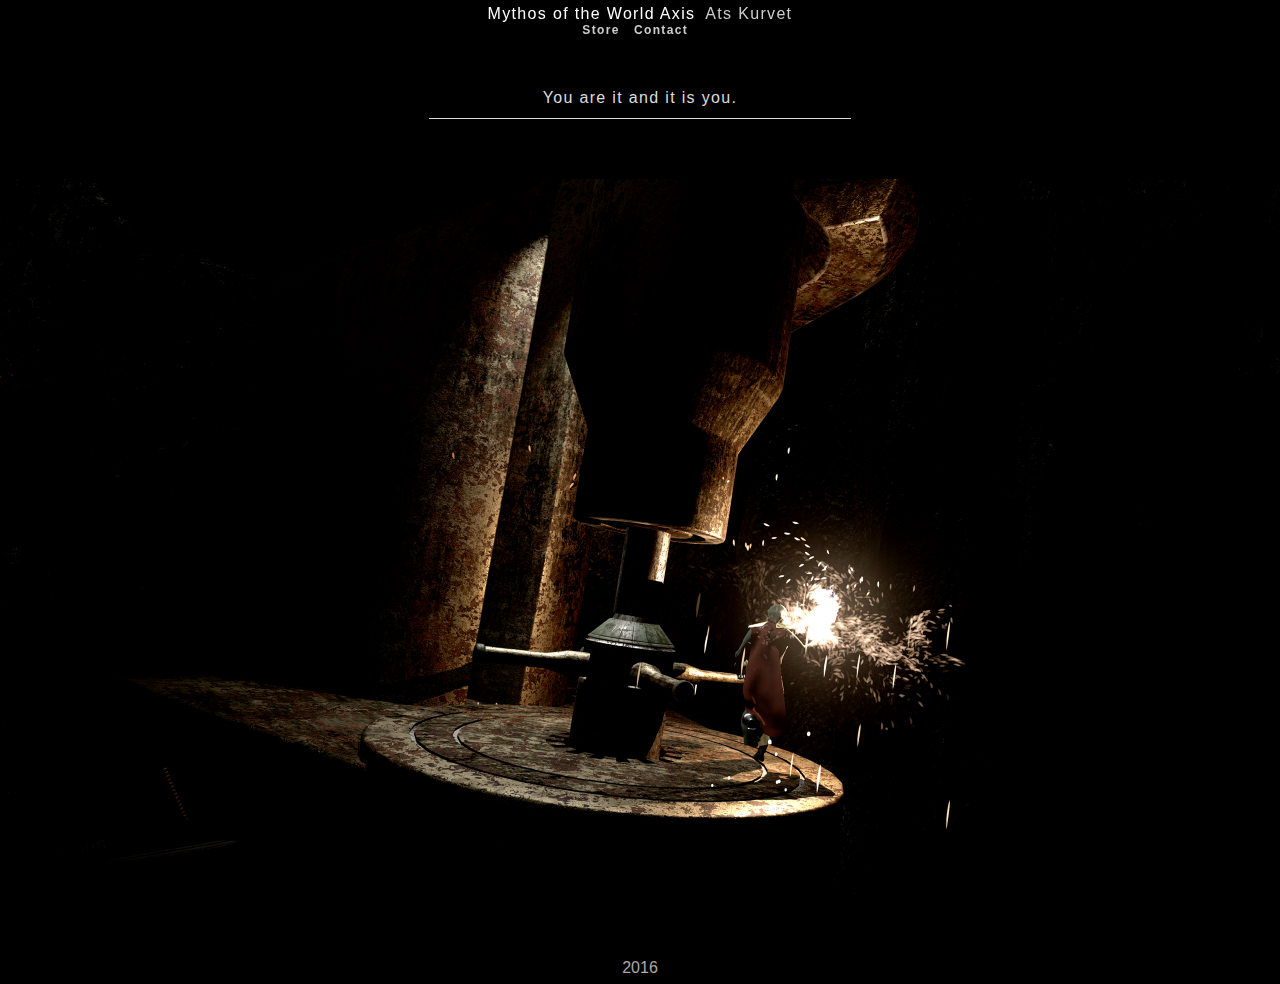
<file: mythos.html>
<!DOCTYPE html PUBLIC "-//W3C//DTD XHTML 1.0 Transitional//EN" "http://www.w3.org/TR/xhtml1/DTD/xhtml1-transitional.dtd">
<html xmlns="http://www.w3.org/1999/xhtml">

<head>
	<meta http-equiv="Content-Type" content="text/html; charset=utf-8" />
	<meta name="description" content="Mythos of the World Axis homepage">		
	<link rel="stylesheet" type="text/css" href="white.css" />
	<title>Mythos of the World Axis</title>
</head>

<body>
<div class ="body2">
<div class="container">
	<div class="header">
		<span id="name">Mythos of the World Axis</span>
		<span id="job">Ats Kurvet</span>
		
		<div id="linkbox">	
		<a href="https://www2.oculus.com/experiences/app/1221236131237268/">Store</a>&nbsp;
		<a href="mailto:ats.kurvet@gmail.com">Contact</a>&nbsp;
		</div>
	</div>
	</div>

<div class="frame">
	<div class="divider">.</div>
	<div class="heading">You are it and it is you.</div>
	<img alt="image" src="img/MythosScreenshot06.png" />
</div>

<footer>
	<div class="footer">2016</div>
</footer>


</div>
</body>
</html>
</file>
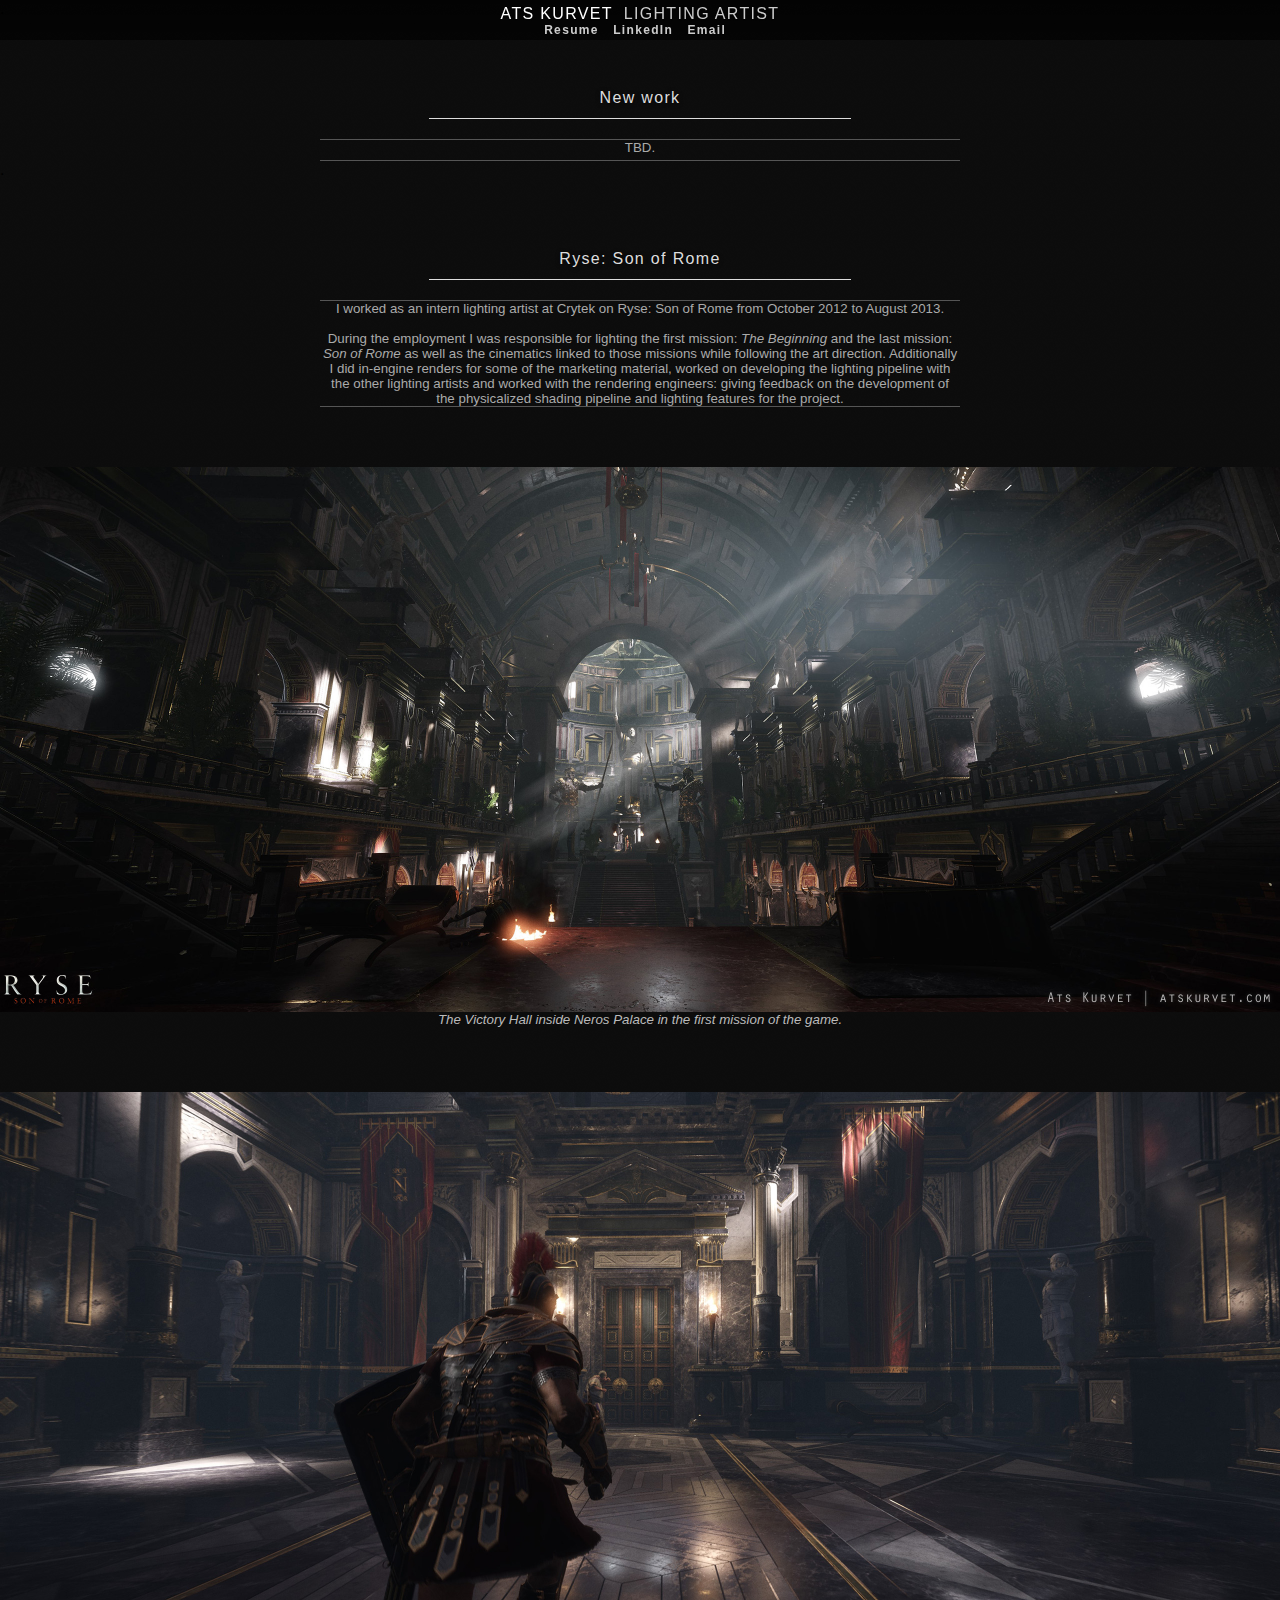
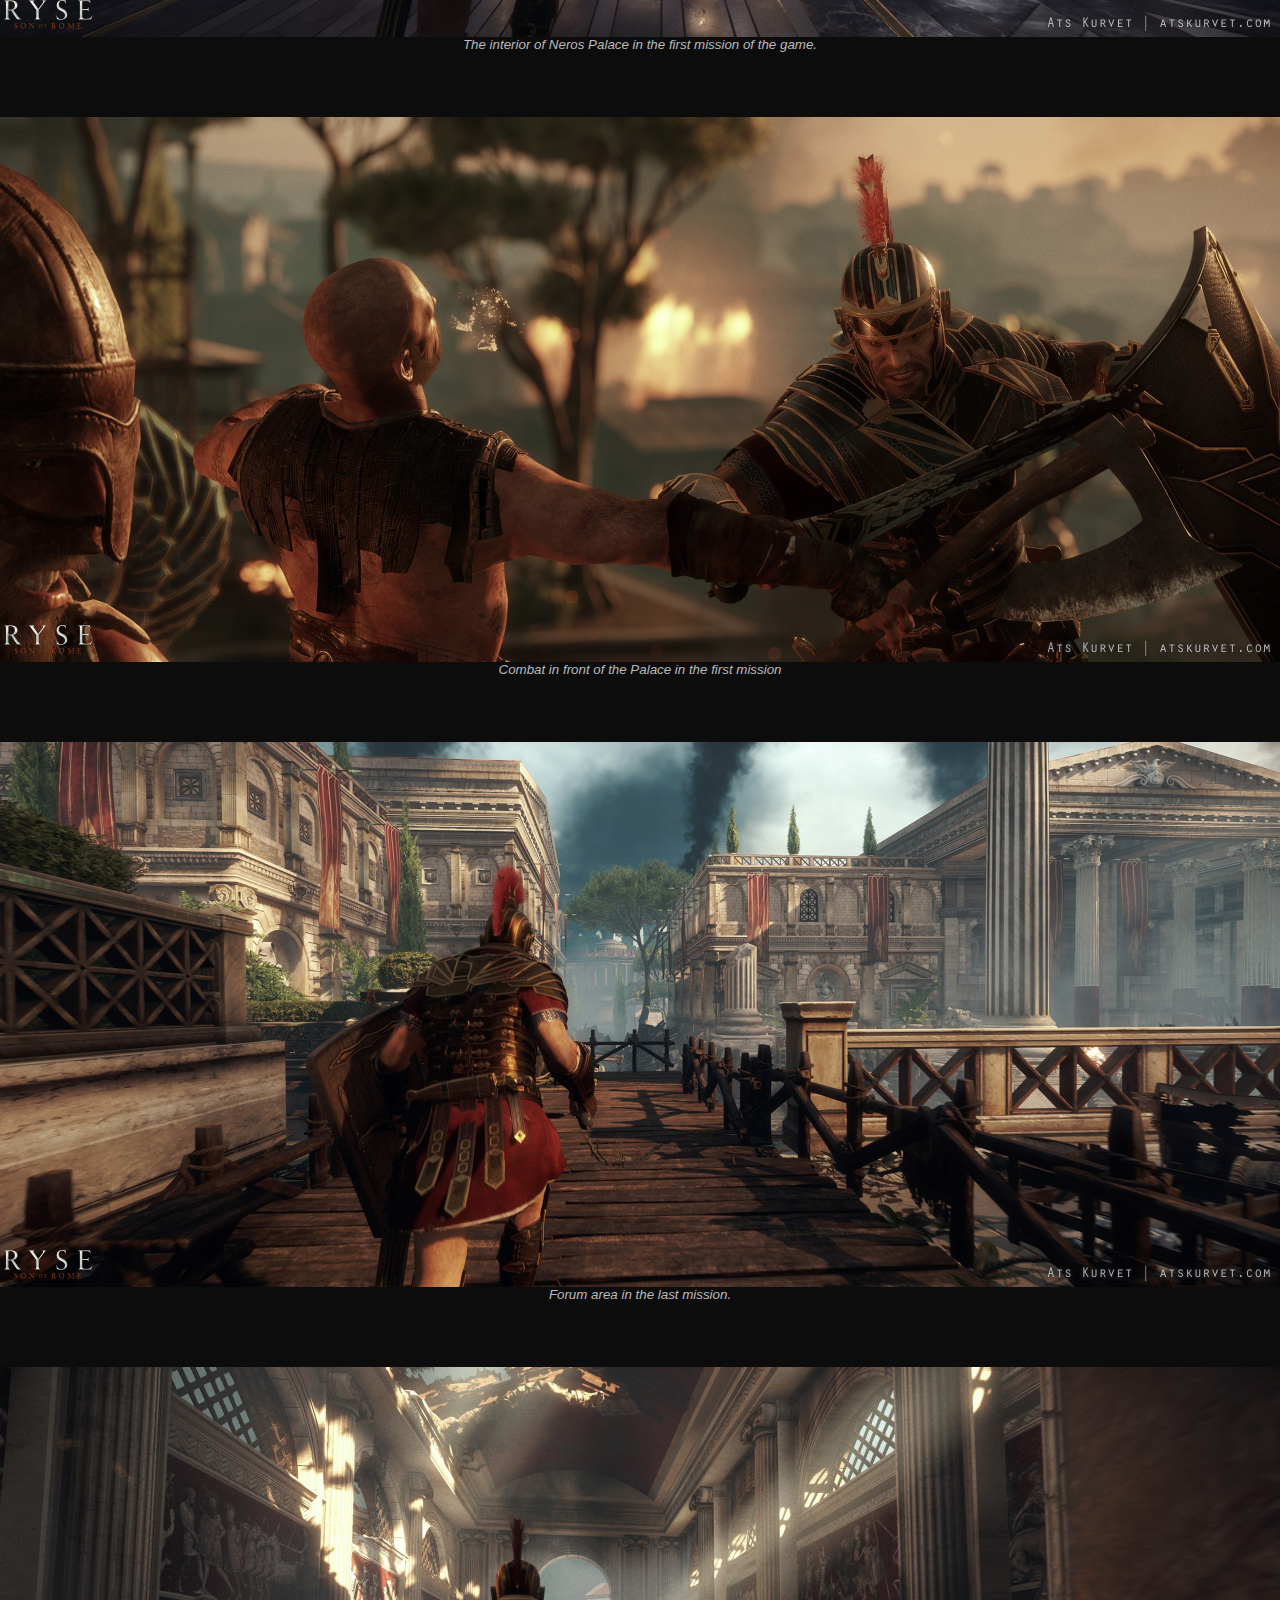
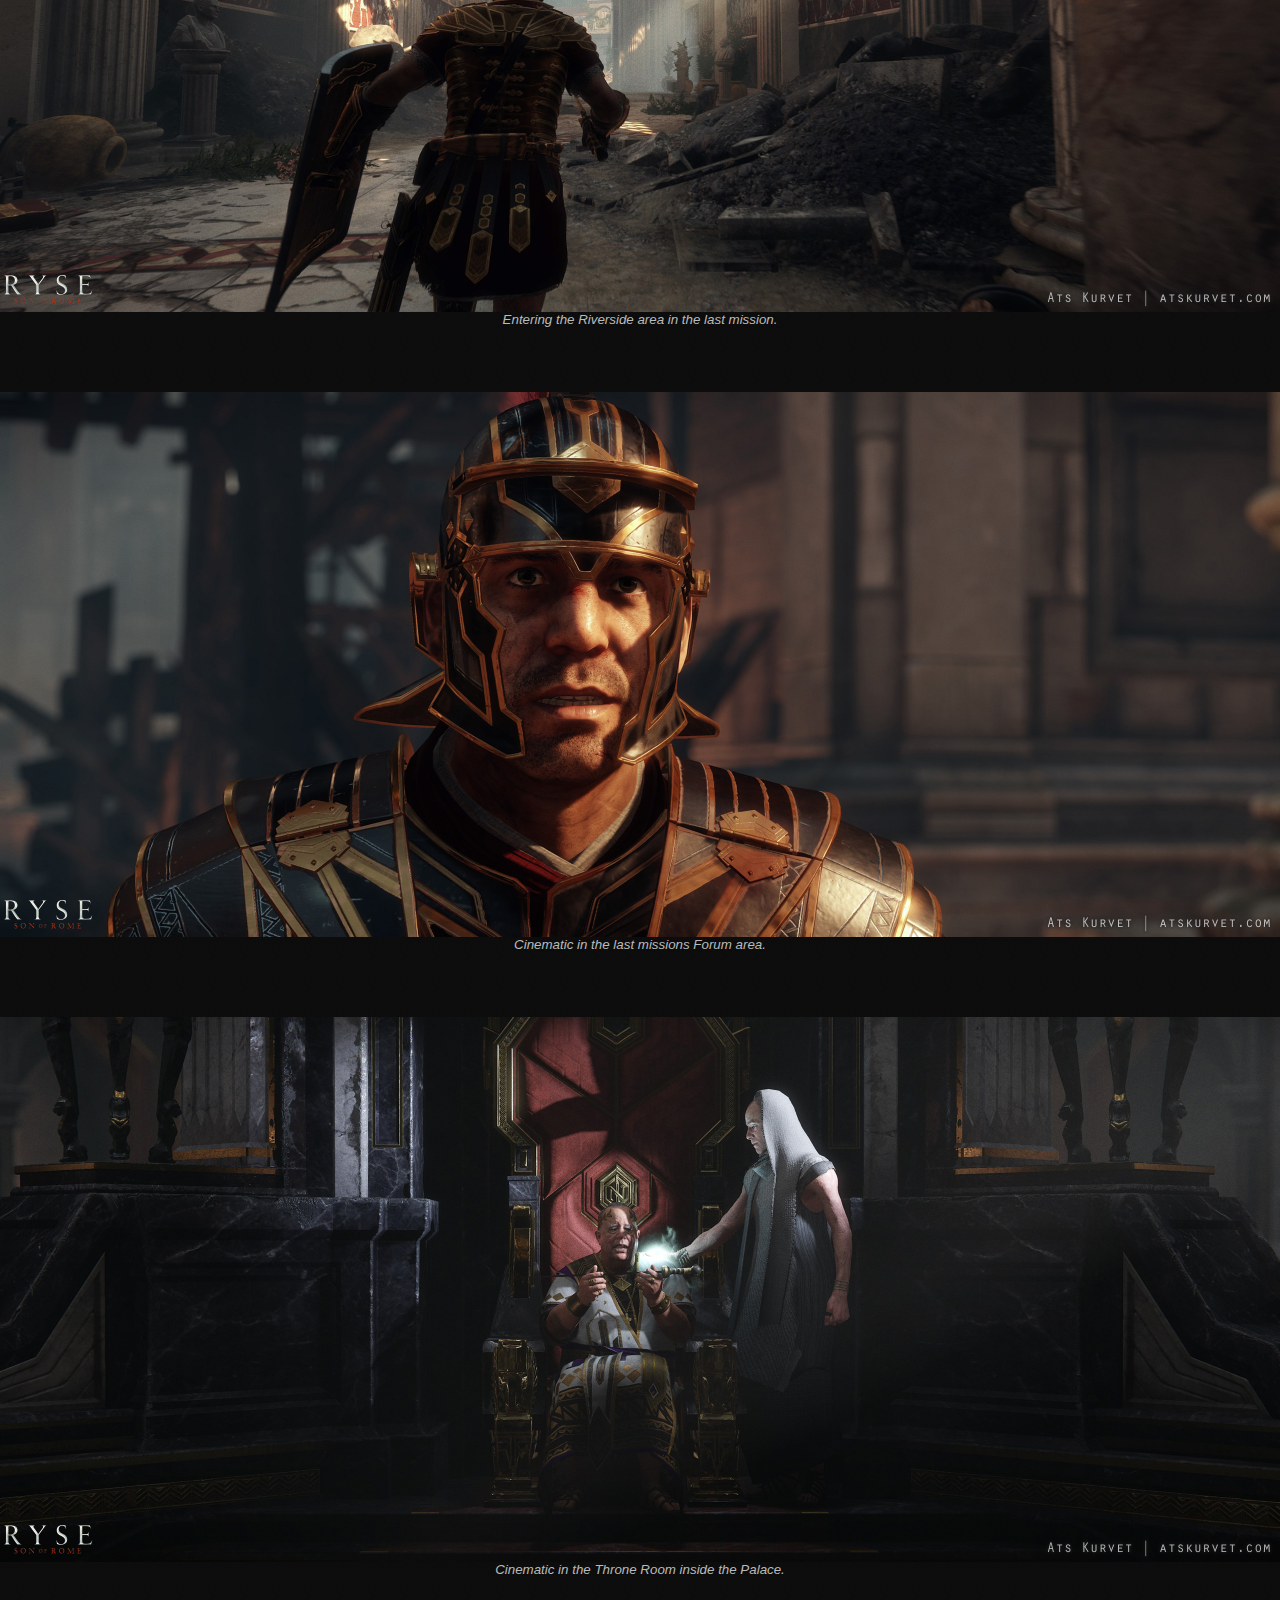
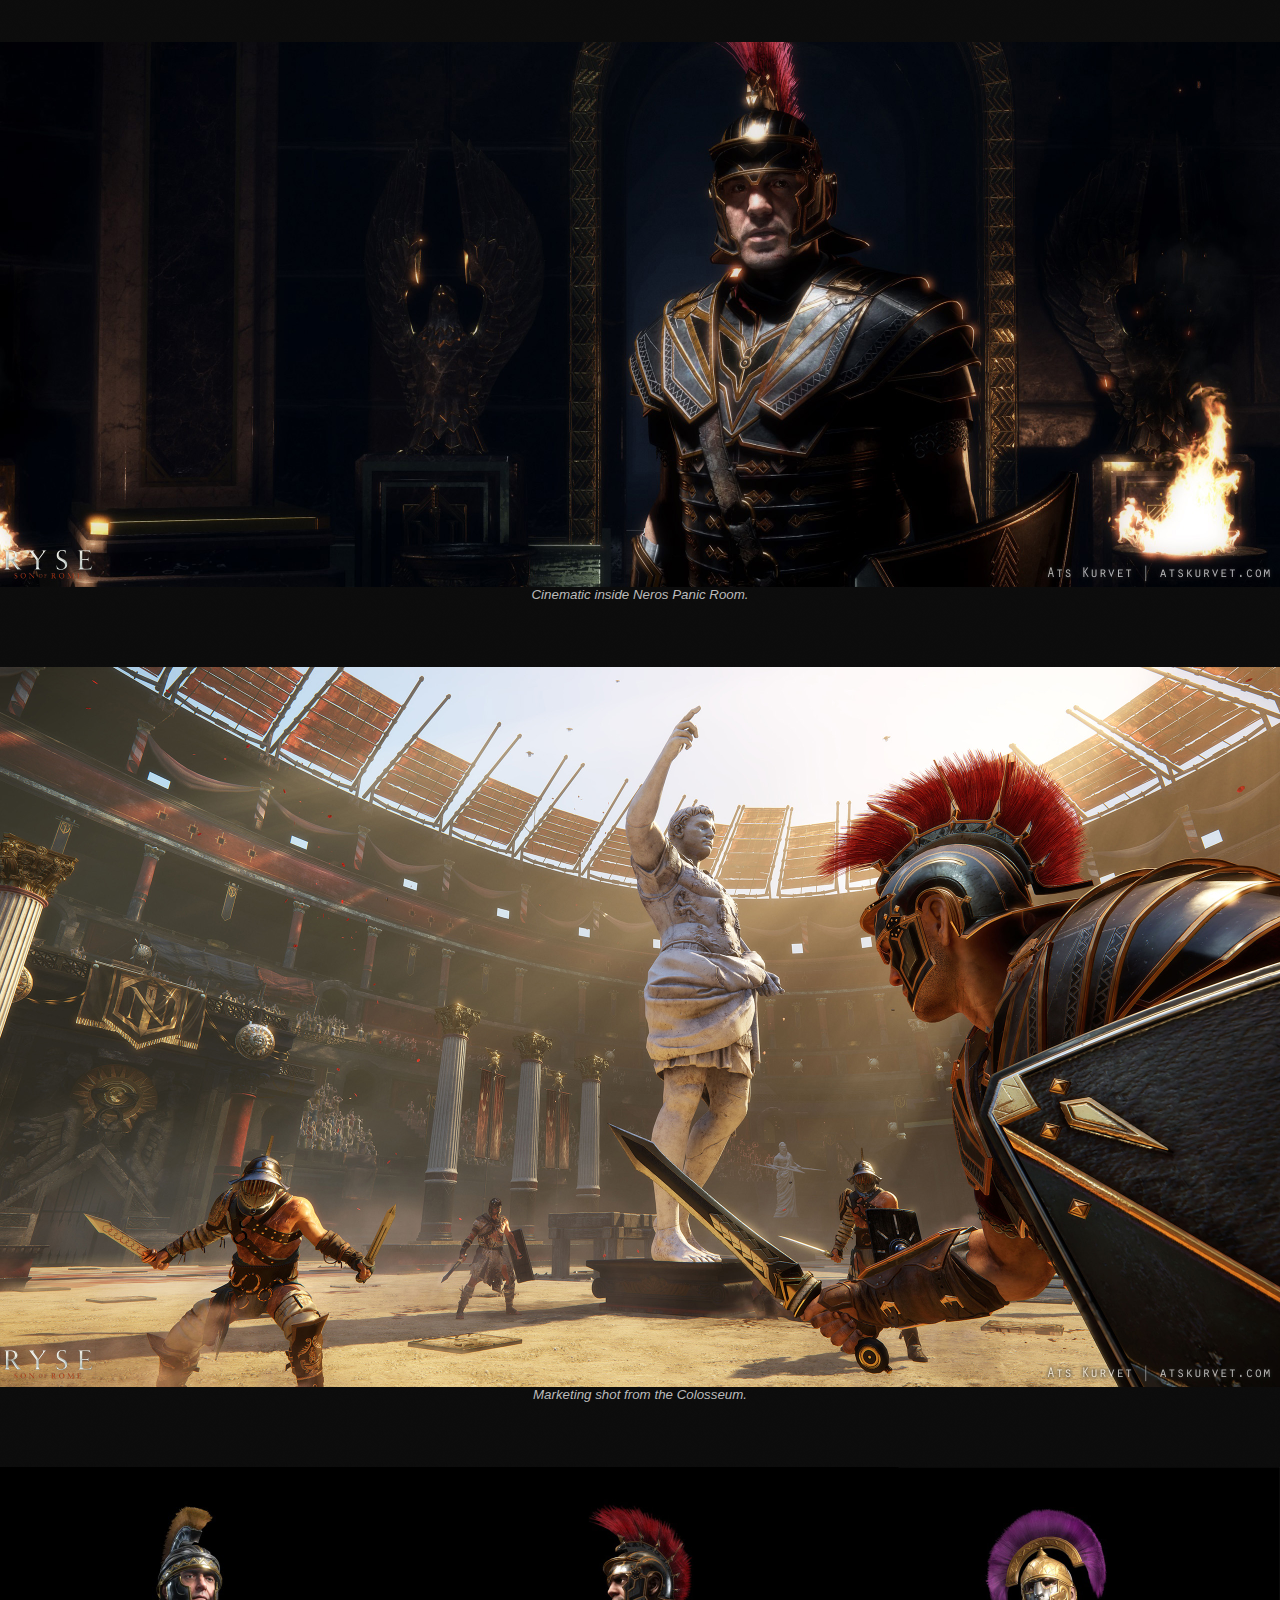
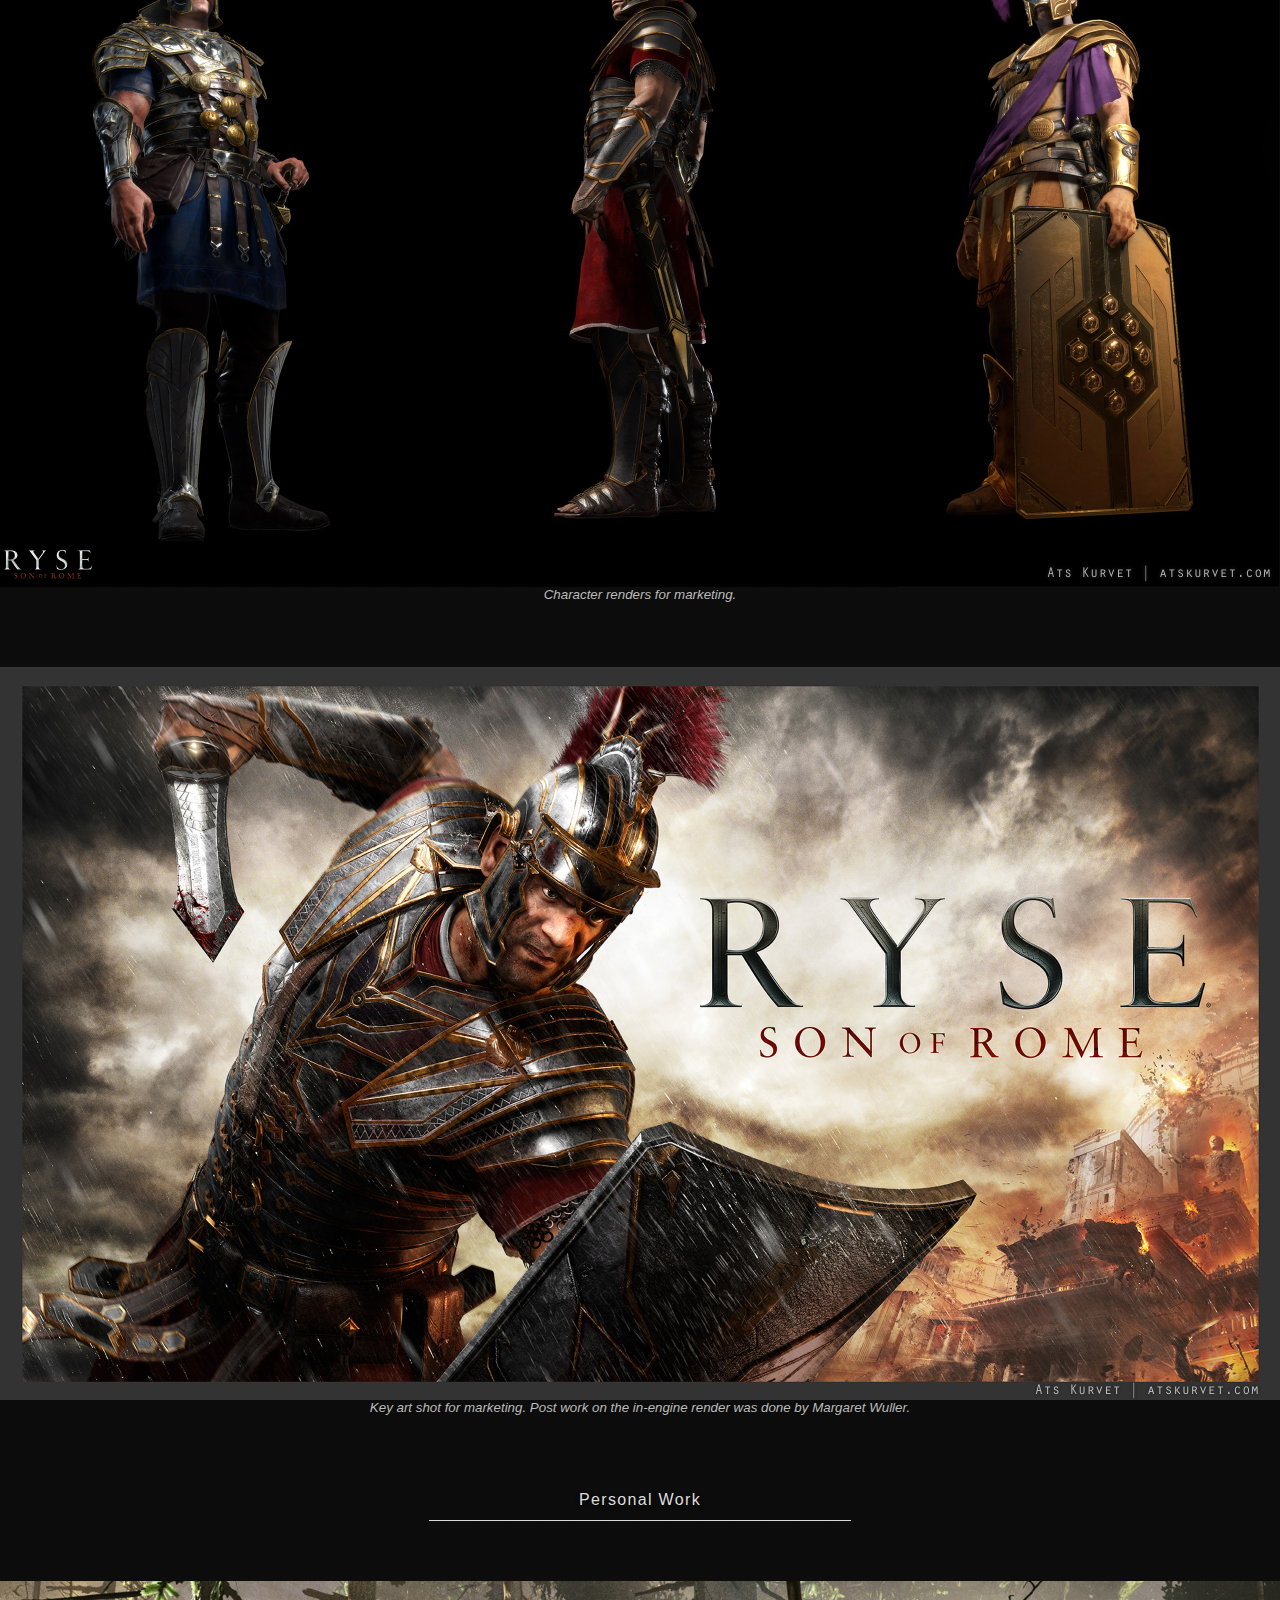
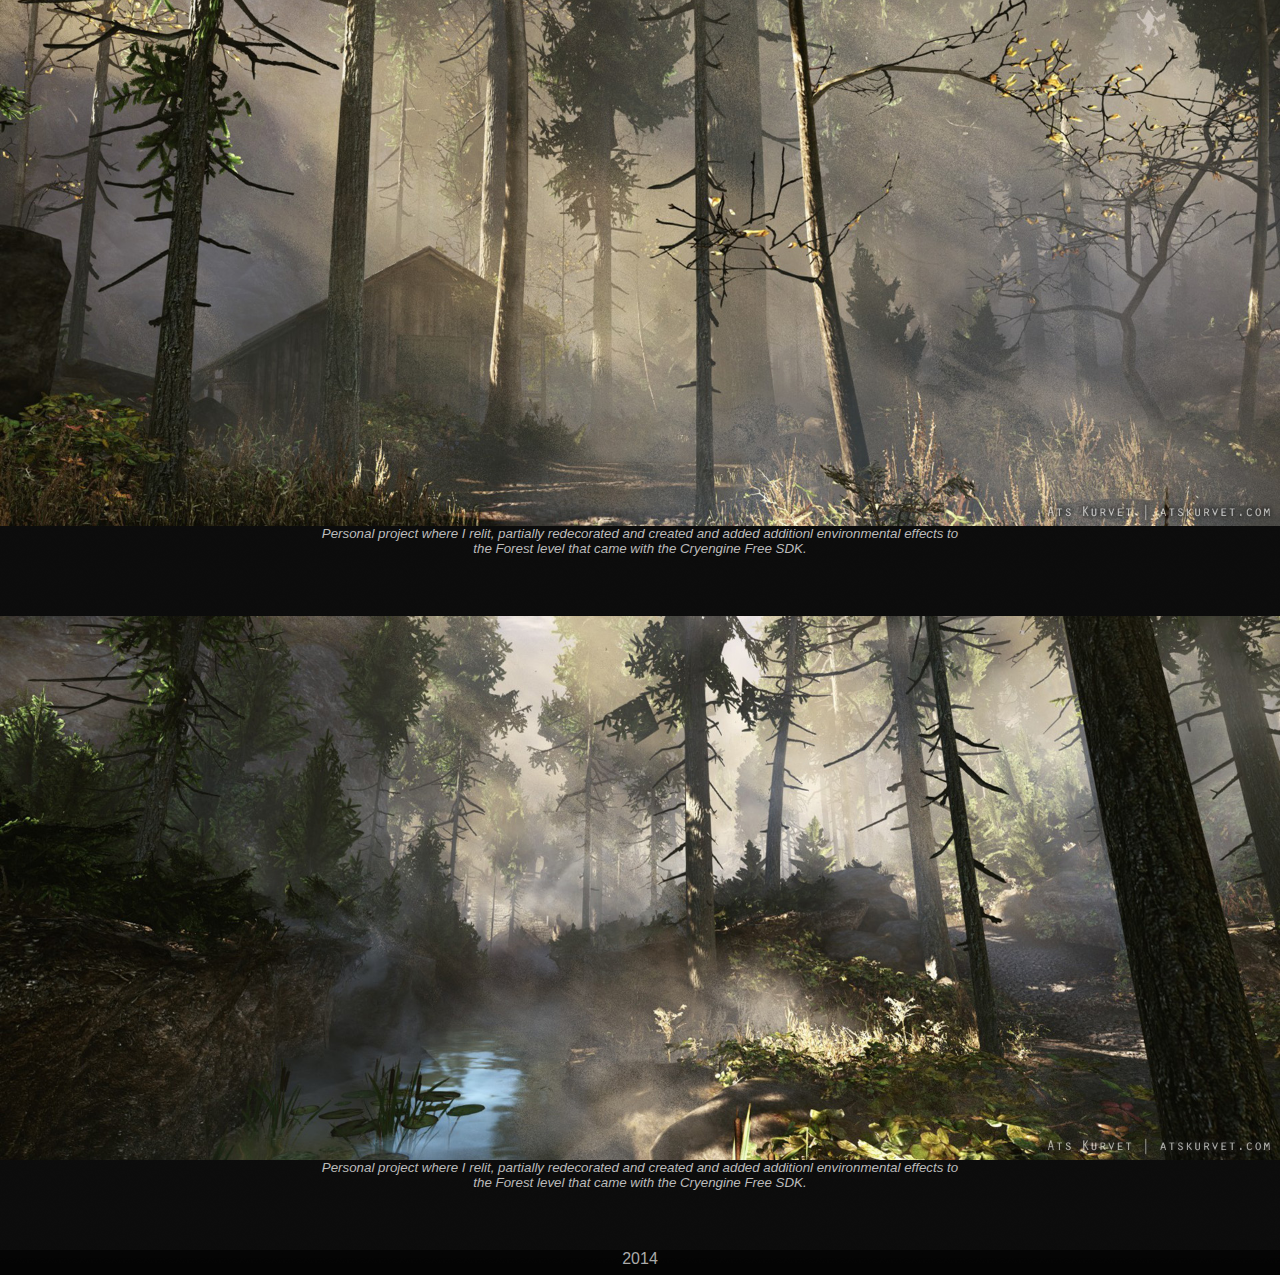
<file: portfolio.html>
<!DOCTYPE html PUBLIC "-//W3C//DTD XHTML 1.0 Transitional//EN" "http://www.w3.org/TR/xhtml1/DTD/xhtml1-transitional.dtd">
<html xmlns="http://www.w3.org/1999/xhtml">

<head>
	<meta http-equiv="Content-Type" content="text/html; charset=utf-8" />
	<meta name="description" content="Lighting portfolio for Ats Kurvet">		
	<link rel="stylesheet" type="text/css" href="white.css" />
	<title>Ats Kurvet | Portfolio</title>
</head>

<body bgcolor="#dddddd">
<div class="container">
	<div class="header">
		<span id="name">ATS KURVET</span>
		<span id="job">LIGHTING ARTIST</span>
		
		<div id="linkbox">
		<a href="Resume_Kurvet_Ats_LightingArtist_2020.pdf">Resume</a>&nbsp;
		<a href="https://www.linkedin.com/in/atskurvet">LinkedIn</a>&nbsp;		
		<a href="mailto:ats.kurvet@gmail.com">Email</a>&nbsp;
		</div>
	</div>
	</div>
</div>

<div class="frame">
	<div class="divider">.</div>
	
	<div class="heading">New work</div>
	
	<div class="textregion">
		TBD.
	</div>
	
	
	<div class="divider">.</div>
	
	<div class="heading">Ryse: Son of Rome</div>
	
	<div class="textregion">
		I worked as an intern lighting artist at Crytek on Ryse: Son of Rome from October 2012 to August 2013. 
		<br><br>
		During the employment I was responsible for lighting the first mission: <i>The Beginning</i> and the last 
		mission: <i>Son of Rome</i> as well as the cinematics linked to those missions while following the art direction. 
		Additionally I did in-engine renders for some of the marketing material,  worked on developing the lighting pipeline 
		with the other lighting artists and worked with the rendering engineers: giving feedback on the development of the 
		physicalized shading pipeline and lighting features for the project.
	</div>
	
	<img alt="image" src="img/palace_int_0_.jpg" />
	<div class="caption">The Victory Hall inside Neros Palace in the first mission of the game.</div>
	
	<img alt="image" src="img/palace_int_1_.jpg" />
	<div class="caption">The interior of Neros Palace in the first mission of the game.</div>

	<img alt="image" src="img/palace_ext_1_.jpg" />
	<div class="caption">Combat in front of the Palace in the first mission</div>

	<img alt="image" src="img/rome_ext_0_.jpg" />
	<div class="caption">Forum area in the last mission.</div>
	
	<img alt="image" src="img/rome_ext_2_.jpg" />
	<div class="caption">Entering the Riverside area in the last mission.</div>
	
	<img alt="image" src="img/cin_0_.jpg" />
	<div class="caption">Cinematic in the last missions Forum area.</div>	
	
	<img alt="image" src="img/cin_1_.jpg" />
	<div class="caption">Cinematic in the Throne Room inside the Palace.</div>	
	
	<img alt="image" src="img/cin_3_.jpg" />
	<div class="caption">Cinematic inside Neros Panic Room.</div>	

	<img alt="image" src="img/marketing_0_.jpg" />
	<div class="caption">Marketing shot from the Colosseum.</div>	
	
	<img alt="image" src="img/marketing_1_.jpg" />
	<div class="caption">Character renders for marketing.</div>	

	<img alt="image" src="img/marketing_2_.jpg" />
	<div class="caption">Key art shot for marketing. Post work on the in-engine render was done by Margaret Wuller.</div>	
	
	<div class="heading">Personal Work</div>

	<img alt="image" src="img/misty_morning_0_.jpg" />
	<div class="caption">Personal project where I relit, partially redecorated and created and added additionl environmental 
	effects to the Forest level that came with the Cryengine Free SDK.</div>
	
	<img alt="image" src="img/misty_morning_1_.jpg" />
	<div class="caption">Personal project where I relit, partially redecorated and created and added additionl environmental 
	effects to the Forest level that came with the Cryengine Free SDK.</div>	
</div>

<footer>
	<div class="footer">2014</div>
</footer>


</body>
</html>
</file>
<file: white.css>
/* POLITE TEMPLATE by Chris de Joya */
/* chrisdejoya.wordpress.com */
/* A minimal template to ease the portfolio viewing burdens of art recruiters and art directors everywhere. */
/* No thumbnails, no subpages, no distracting graphic design. Let your artwork do the talking. */

/* Edited by Ats Kurvet*/

html, body
{
	margin:						0px;
	padding:						0px;
	border:						0px;
}

body
{
	font-family:					Arial, Sans-Serif;
	overflow:						auto;
	background:					url('bg.png');
	background-repeat:		repeat-xy;
	cursor:							default;
	margin-top:					0px;
}

.body2
{
	width:							100%;
	height:							100%;
	background:					url('bgb.png');
	background-repeat:		repeat-xy;
	cursor:							default;
}

.container
{
	position:						absolute;
	width:							100%;
	height:							100%;
	clear:							left;
}

/* CONTENT */

.frame
{
	width:							auto;
	margin:						auto;
	margin-top:					0px;
}	

img
{
	display: 						block;
	z-index:						0;
	position:						relative;
	top:								0px;
	background:				rgba(0,0,0,0.6);
	margin-top:					60px;
	margin-bottom:			0px;
	margin-left:					auto;
	margin-right:				auto;
	max-width:					100%;
	max-height:					100%;
}

divider
{
	z-index:						1;
	position:						relative;
	padding-top:				32px;
}

.caption
{
	z-index:						1;
	position:						relative;
	text-align:					center;
	max-width:					50%;
	margin-left:					auto;
	margin-right:				auto;
	min-height:					20px;
	bottom:						0px;
	text-align:					center;
	font-size:						10pt;
	color:							#bbb;
	font-style:					italic;
}

.textregion
{
	z-index:						1;
	position:						relative;
	max-width:					50%;
	bottom:						0px;
	min-height:					20px;
	margin-left:					auto;
	margin-right:				auto;
	margin-top:					20px;
	margin-bottom:			0px;
	text-align:					center;
	font-size:						10pt;
	color:							#aaa;
	border-width:				1px;
	border-bottom-style:	solid;
	border-top-style:			solid;
	border-color:				#555;
}

.caption b
{
	color:							#ccc;
}

/* HEADER */

.header
{
	text-align:					center;
	z-index:						2;
	position: 						fixed;
	top:								0px;
	width:							100%;
	height:							40px;
	left :								0px;
	right :							0px;
	padding-top:				5px;
	padding-left:				0px;
	background:				#070707;
	background:				url('headerbg.png');
	background-repeat:	repeat-x;
	letter-spacing:				1pt;
}

.footer
{
	z-index:						2;
	position:						relative;
	text-align:					center;
	color:		 					#aaa;
	bottom:						0px;
	width:							100%;
	height:							25px;
	margin-top:					60px;
	background:				#070707;
	background:				url('footerbg.png');
	background-repeat:	repeat-x;
}

.heading
{
	text-align:					center;
	z-index:						1;
	position: 						relative;
	bottom:						0px;
	width:							33%;
	min-height:					35px;
	margin-left:					auto;
	margin-right:				auto;
	margin-top:					60px;
	color:							#ddd;
	letter-spacing:				1pt;
	text-shadow:				0px 1px 4px rgba(0,0,0,0.7);
	border-width:				1px;
	border-bottom-style:	solid;
	line-height:					250%;
}

#name
{
	margin-right:				5px;
	color:							#fff;
	letter-spacing:				1pt;
	text-shadow:				0px 1px 2px rgba(0,0,0,0.7);
}

#job
{
	color:							#ccc;
	letter-spacing:				1pt;
	text-shadow:				0px 1px 4px rgba(0,0,0,0.7);
}

#linkbox
{
	color:							#fff;
	font-size:						9pt;
	font-weight:				bold;
}

#linkbox a
{
	margin-right:				5px;
	color:							#ccc;
	text-decoration:			none;
	text-shadow:				0px 1px 2px rgba(0,0,0,0.5);
}

#linkbox a:hover
{	
	color:							#fff;
}
</file>
